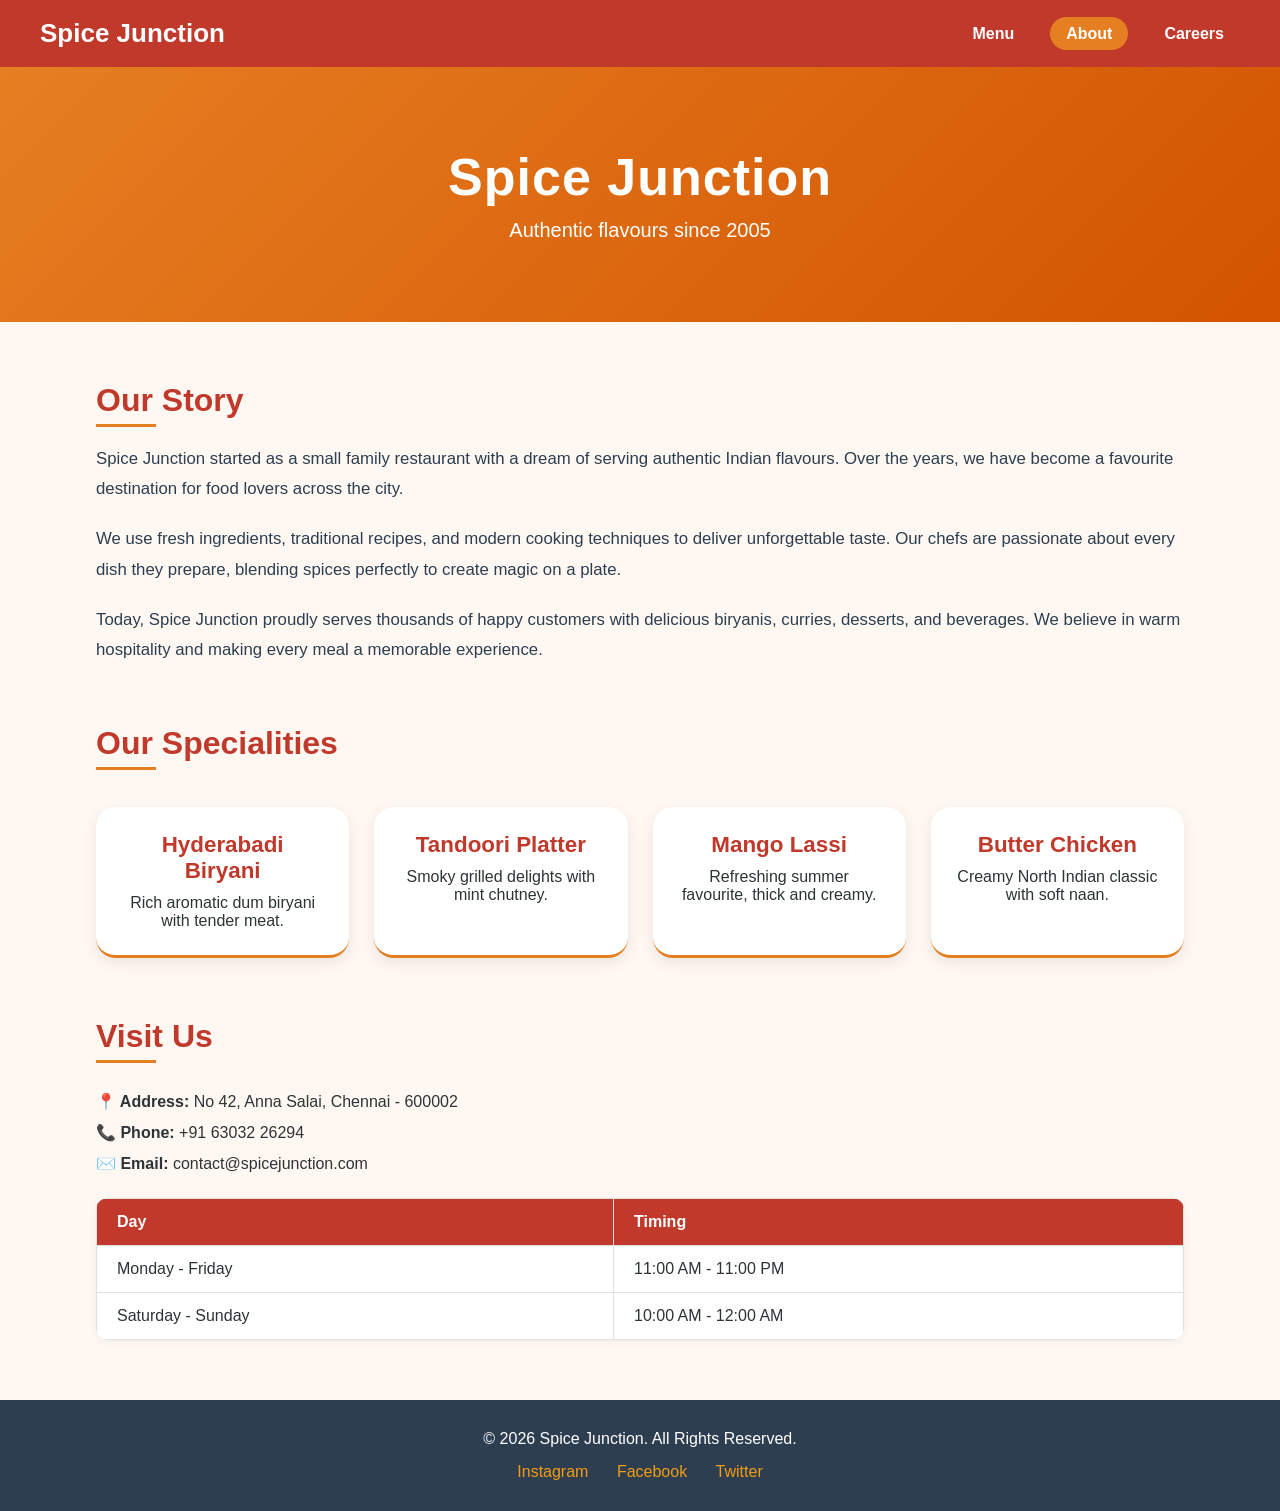
<file: Page_2_About/index.html>
<!-- Page_2_About/index.html -->
<!DOCTYPE html>
<html lang="en">
<head>
    <meta charset="UTF-8">
    <meta name="viewport" content="width=device-width, initial-scale=1.0">
    <title>About Spice Junction</title>
    <link rel="stylesheet" href="style.css">
</head>
<body>
    <nav>
        <div class="logo">Spice Junction</div>
        <ul>
            <li><a href="../Page_1_Menu/index.html">Menu</a></li>
            <li><a href="index.html" class="active">About</a></li>
            <li><a href="../Page_3_Careers/careers.html">Careers</a></li>
        </ul>
    </nav>

    <section class="hero">
        <h1>Spice Junction</h1>
        <p>Authentic flavours since 2005</p>
    </section>

    <section class="story">
        <h2>Our Story</h2>
        <p>Spice Junction started as a small family restaurant with a dream of serving authentic Indian flavours. Over the years, we have become a favourite destination for food lovers across the city.</p>
        <p>We use fresh ingredients, traditional recipes, and modern cooking techniques to deliver unforgettable taste. Our chefs are passionate about every dish they prepare, blending spices perfectly to create magic on a plate.</p>
        <p>Today, Spice Junction proudly serves thousands of happy customers with delicious biryanis, curries, desserts, and beverages. We believe in warm hospitality and making every meal a memorable experience.</p>
    </section>

    <section class="specialities">
        <h2>Our Specialities</h2>
        <div class="speciality-grid">
            <div class="special-card">
                <h3>Hyderabadi Biryani</h3>
                <p>Rich aromatic dum biryani with tender meat.</p>
            </div>
            <div class="special-card">
                <h3>Tandoori Platter</h3>
                <p>Smoky grilled delights with mint chutney.</p>
            </div>
            <div class="special-card">
                <h3>Mango Lassi</h3>
                <p>Refreshing summer favourite, thick and creamy.</p>
            </div>
            <div class="special-card">
                <h3>Butter Chicken</h3>
                <p>Creamy North Indian classic with soft naan.</p>
            </div>
        </div>
    </section>

    <section class="visit">
        <h2>Visit Us</h2>
        <p><strong>📍 Address:</strong> No 42, Anna Salai, Chennai - 600002</p>
        <p><strong>📞 Phone:</strong> +91 63032 26294</p>
        <p><strong>✉️ Email:</strong> contact@spicejunction.com</p>
        <table>
            <tr>
                <th>Day</th>
                <th>Timing</th>
            </tr>
            <tr>
                <td>Monday - Friday</td>
                <td>11:00 AM - 11:00 PM</td>
            </tr>
            <tr>
                <td>Saturday - Sunday</td>
                <td>10:00 AM - 12:00 AM</td>
            </tr>
        </table>
    </section>

    <footer>
        <p>© 2026 Spice Junction. All Rights Reserved.</p>
        <div>
            <a href="#">Instagram</a>
            <a href="#">Facebook</a>
            <a href="#">Twitter</a>
        </div>
    </footer>
</body>
</html>
</file>
<file: Page_2_About/style.css>
/* Page_2_About/style.css */
* {
    margin: 0;
    padding: 0;
    box-sizing: border-box;
    font-family: 'Segoe UI', Tahoma, Geneva, Verdana, sans-serif;
}

body {
    background: #fff8f2;
    color: #2d3436;
}

nav {
    background: #c0392b;
    color: white;
    display: flex;
    justify-content: space-between;
    align-items: center;
    padding: 18px 40px;
    flex-wrap: wrap;
}

.logo {
    font-size: 26px;
    font-weight: bold;
}

nav ul {
    display: flex;
    list-style: none;
    gap: 20px;
}

nav a {
    color: white;
    text-decoration: none;
    font-weight: 600;
    padding: 8px 16px;
    border-radius: 30px;
    transition: 0.3s;
}

nav a:hover, nav a.active {
    background: #e67e22;
}

.hero {
    background: linear-gradient(135deg, #e67e22, #d35400);
    color: white;
    text-align: center;
    padding: 80px 20px;
}

.hero h1 {
    font-size: 52px;
    margin-bottom: 12px;
    letter-spacing: 1px;
}

.hero p {
    font-size: 20px;
    font-weight: 300;
}

.story, .specialities, .visit {
    width: 85%;
    margin: 60px auto;
}

.story h2, .specialities h2, .visit h2 {
    margin-bottom: 25px;
    color: #c0392b;
    font-size: 32px;
    position: relative;
    display: inline-block;
}

.story h2:after, .specialities h2:after, .visit h2:after {
    content: '';
    position: absolute;
    bottom: -8px;
    left: 0;
    width: 60px;
    height: 3px;
    background: #e67e22;
}

.story p {
    margin-bottom: 20px;
    line-height: 1.8;
    font-size: 1.05rem;
    color: #2c3e50;
}

.speciality-grid {
    display: grid;
    grid-template-columns: repeat(4, 1fr);
    gap: 25px;
    margin-top: 20px;
}

.special-card {
    background: white;
    padding: 25px;
    border-radius: 20px;
    text-align: center;
    box-shadow: 0 5px 15px rgba(0,0,0,0.08);
    transition: 0.3s;
    border-bottom: 3px solid #e67e22;
}

.special-card:hover {
    transform: translateY(-8px);
    box-shadow: 0 15px 30px rgba(0,0,0,0.12);
}

.special-card h3 {
    color: #c0392b;
    margin-bottom: 10px;
    font-size: 1.4rem;
}

.visit table {
    width: 100%;
    margin-top: 25px;
    border-collapse: collapse;
    background: white;
    border-radius: 12px;
    overflow: hidden;
    box-shadow: 0 2px 8px rgba(0,0,0,0.05);
}

.visit th, .visit td {
    border: 1px solid #e0e0e0;
    padding: 14px 20px;
    text-align: left;
}

.visit th {
    background: #c0392b;
    color: white;
    font-weight: 600;
}

.visit p {
    margin: 12px 0;
    font-size: 1rem;
}

footer {
    background: #2c3e50;
    color: white;
    padding: 30px 20px;
    text-align: center;
    margin-top: 50px;
}

footer div {
    margin-top: 15px;
}

footer a {
    color: #f39c12;
    text-decoration: none;
    margin: 0 12px;
    transition: 0.3s;
}

footer a:hover {
    color: #e67e22;
    text-decoration: underline;
}

@media (max-width: 768px) {
    nav {
        flex-direction: column;
        gap: 15px;
        text-align: center;
    }
    .speciality-grid {
        grid-template-columns: 1fr;
    }
    .hero h1 {
        font-size: 36px;
    }
    .story, .specialities, .visit {
        width: 92%;
    }
    .visit th, .visit td {
        padding: 10px;
    }
}
</file>
